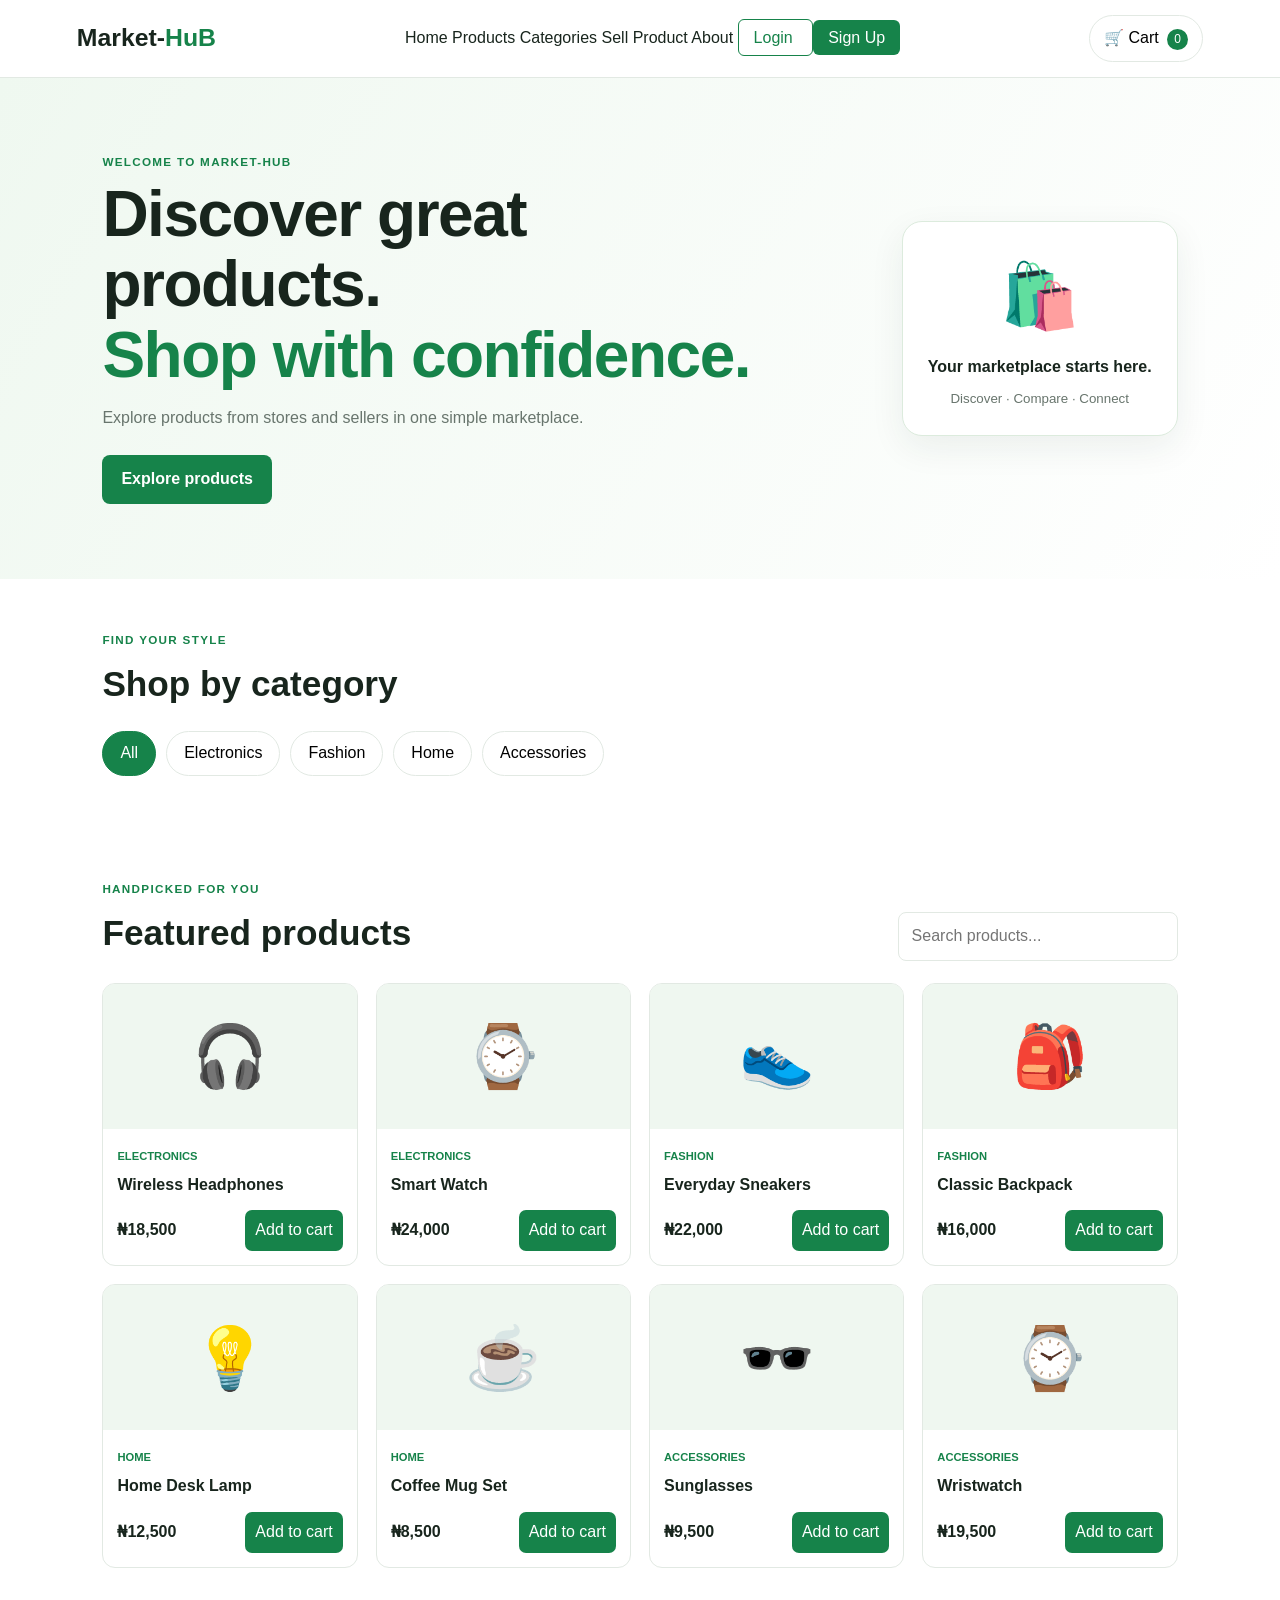
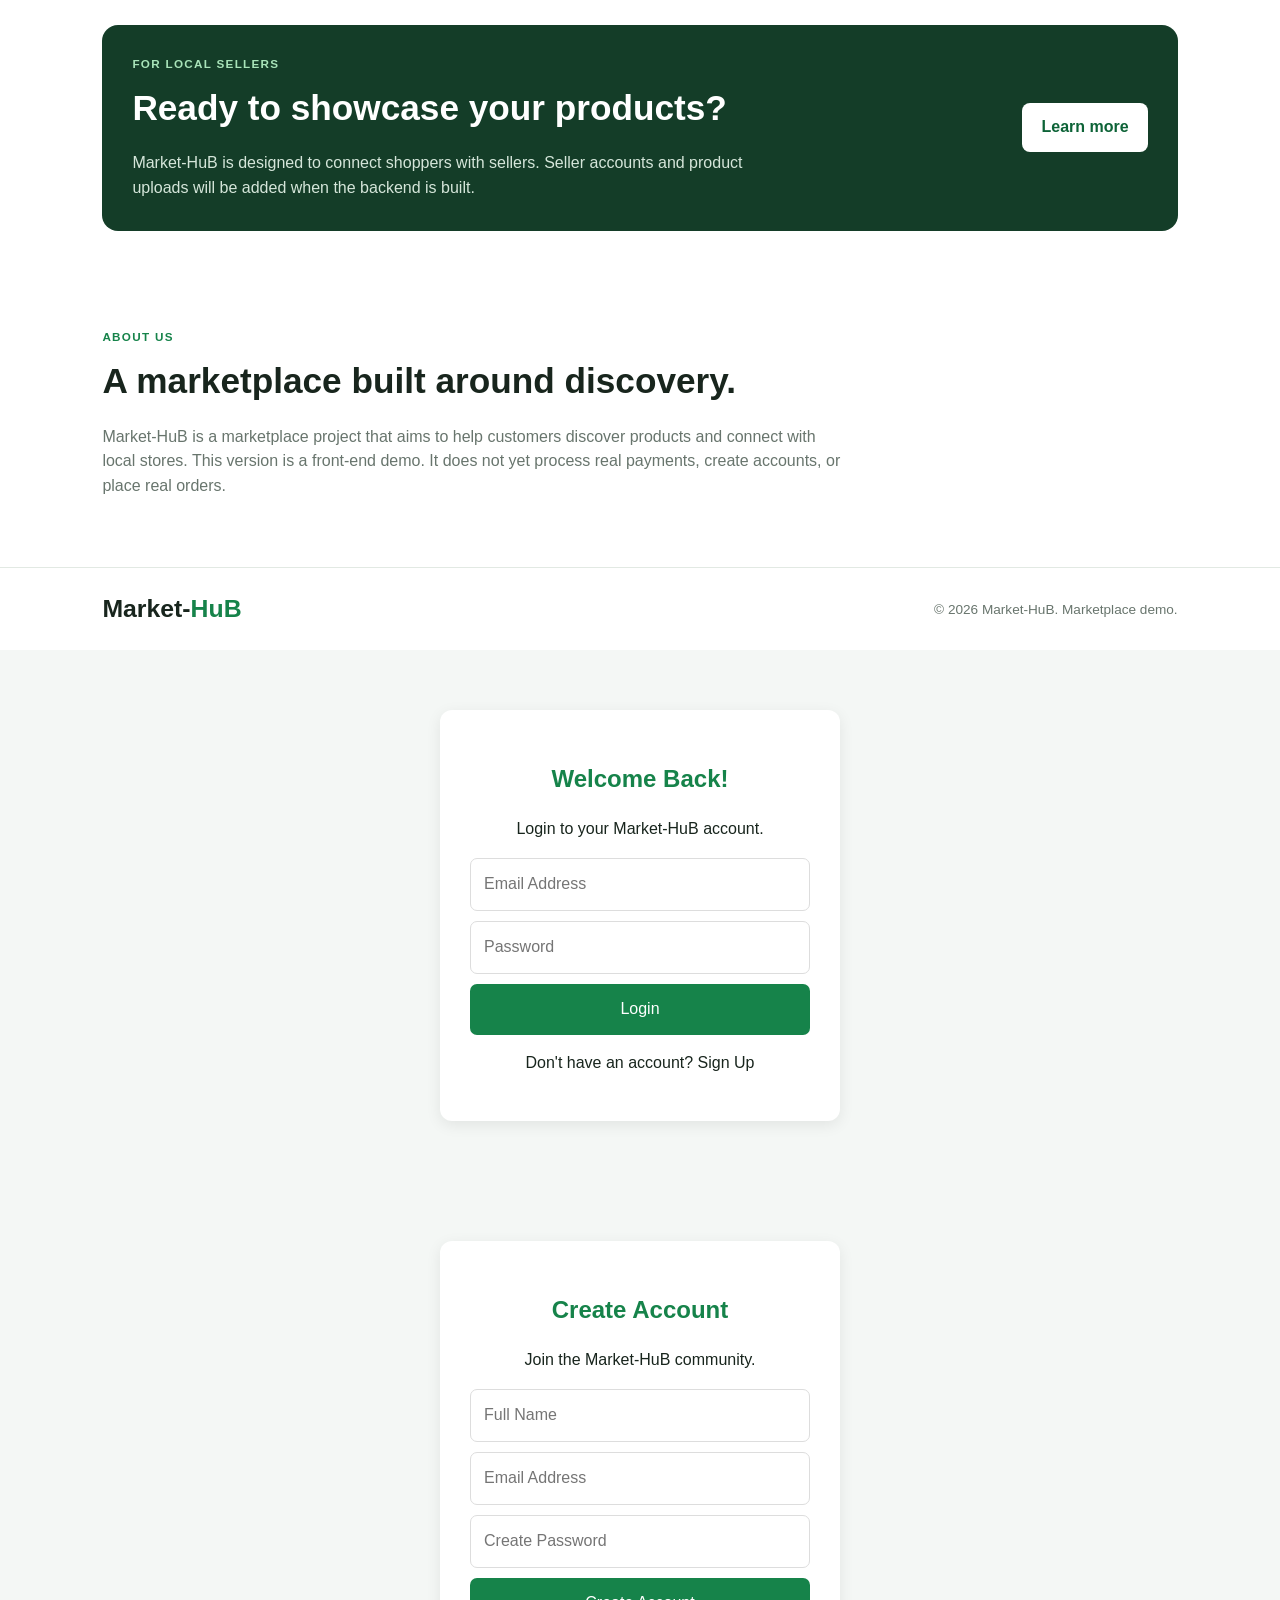
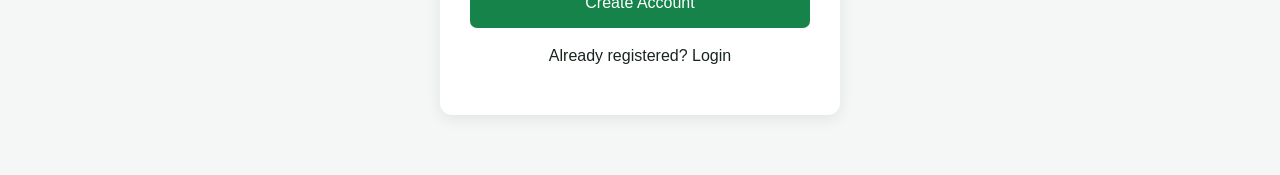
<file: index.html>
<!DOCTYPE html>
<html lang="en">
<head>
  <meta charset="UTF-8">
  <meta name="viewport" content="width=device-width, initial-scale=1.0">
  <meta name="description" content="Market-HuB marketplace demo">
  <title>Market-HuB | Online Marketplace</title>
  <link rel="stylesheet" href="style.css">
  <script src="script.js" defer></script>
</head>
<body>
  <header class="site-header">
    <a class="logo" href="#home">Market-<span>HuB</span></a>
    <button class="menu-toggle" id="menu-toggle" aria-label="Open menu" aria-expanded="false">☰</button>
   <nav id="nav">
  <a href="#home">Home</a>
  <a href="#products">Products</a>
  <a href="#categories">Categories</a>
  <a href="#sell">Sell Product</a>
  <a href="#about">About</a>

  <a href="account.html?mode=login" class="login-btn">
  Login
</a>

<a href="account.html?mode=signup" class="signup-btn">
  Sign Up
</a>
</nav>
    <button class="cart-button" id="open-cart">🛒 Cart <span id="cart-count">0</span></button>
  </header>

  <main>
    <section class="hero" id="home">
      <div class="hero-content">
        <p class="eyebrow">WELCOME TO MARKET-HUB</p>
        <h1>Discover great products.<br><span>Shop with confidence.</span></h1>
        <p>Explore products from stores and sellers in one simple marketplace.</p>
        <a class="button primary" href="#products">Explore products</a>
      </div>
      <div class="hero-visual" aria-hidden="true"><span>🛍️</span><strong>Your marketplace starts here.</strong><small>Discover · Compare · Connect</small></div>
    </section>

    <section class="section" id="categories">
      <div class="section-title"><p class="eyebrow">FIND YOUR STYLE</p><h2>Shop by category</h2></div>
      <div class="category-list">
        <button class="category active" data-category="All">All</button>
        <button class="category" data-category="Electronics">Electronics</button>
        <button class="category" data-category="Fashion">Fashion</button>
        <button class="category" data-category="Home">Home</button>
        <button class="category" data-category="Accessories">Accessories</button>
      </div>
    </section>

    <section class="section" id="products">
      <div class="section-heading">
        <div><p class="eyebrow">HANDPICKED FOR YOU</p><h2>Featured products</h2></div>
        <input class="search" id="search" type="search" placeholder="Search products..." aria-label="Search products">
      </div>
      <div class="product-grid" id="product-grid"></div>
      <p class="empty-message" id="empty-message" hidden>No products found. Try another search.</p>
    </section>

    <section class="seller-banner" id="sell">
      <div><p class="eyebrow">FOR LOCAL SELLERS</p><h2>Ready to showcase your products?</h2>
        <p>Market-HuB is designed to connect shoppers with sellers. Seller accounts and product uploads will be added when the backend is built.</p></div>
      <a class="button light" href="#about">Learn more</a>
    </section>

    <section class="section about" id="about">
      <p class="eyebrow">ABOUT US</p><h2>A marketplace built around discovery.</h2>
      <p>Market-HuB is a marketplace project that aims to help customers discover products and connect with local stores. This version is a front-end demo. It does not yet process real payments, create accounts, or place real orders.</p>
    </section>
  </main>

  <div class="backdrop" id="cart-backdrop"></div>
  <aside class="cart-drawer" id="cart-drawer" aria-hidden="true">
    <div class="drawer-heading"><div><p class="eyebrow">YOUR ITEMS</p><h2>Shopping cart</h2></div>
      <button class="close-button" id="close-cart" aria-label="Close cart">×</button></div>
    <div class="cart-items" id="cart-items"><p class="empty-cart">Your cart is empty.</p></div>
    <div class="cart-footer">
      <div class="total-line"><span>Subtotal</span><strong id="cart-total">₦0</strong></div>
      <button class="button primary full" id="checkout-button" disabled>Proceed to checkout</button>
      <small>Demo only. No payment will be collected.</small>
    </div>
  </aside>

  <div class="modal-backdrop" id="checkout-backdrop">
    <section class="checkout-modal" role="dialog" aria-modal="true" aria-labelledby="checkout-title">
      <div class="drawer-heading"><div><p class="eyebrow">ORDER DETAILS</p><h2 id="checkout-title">Checkout</h2></div>
        <button class="close-button" id="close-checkout" aria-label="Close checkout">×</button></div>
      <form id="checkout-form">
        <label>Full name<input id="customer-name" type="text" autocomplete="name" required></label>
        <label>Email address<input id="customer-email" type="email" autocomplete="email" required></label>
        <label>Delivery address<textarea id="customer-address" rows="3" required></textarea></label>
        <div class="total-line"><span>Order total</span><strong id="checkout-total">₦0</strong></div>
        <button class="button primary full" type="submit">Place demo order</button>
        <small>This is a test form, not a real order or payment.</small>
      </form>
    </section>
  </div>

  <div class="toast" id="toast" role="status" aria-live="polite"></div>
  <footer class="footer"><a class="logo" href="#home">Market-<span>HuB</span></a><p>© <span id="year"></span> Market-HuB. Marketplace demo.</p></footer>
  <section id="login" class="account-section">
  <div class="account-box">
    <h2>Welcome Back!</h2>
    <p>Login to your Market-HuB account.</p>

    <form id="loginForm">
      <input type="email" placeholder="Email Address" required>

      <input type="password"
        placeholder="Password" required>

      <button type="submit">Login</button>
    </form>

    <p>Don't have an account?
      <a href="#signup">Sign Up</a>
    </p>
  </div>
</section>

<section id="signup" class="account-section">
  <div class="account-box">
    <h2>Create Account</h2>
    <p>Join the Market-HuB community.</p>

    <form id="signupForm">
      <input type="text" placeholder="Full Name" required>

      <input type="email" placeholder="Email Address" required>

      <input type="password"
        placeholder="Create Password" minlength="8" required>

      <button type="submit">Create Account</button>
    </form>

    <p>Already registered?
      <a href="#login">Login</a>
    </p>
  </div>
</section>
</body>
</html>
</file>
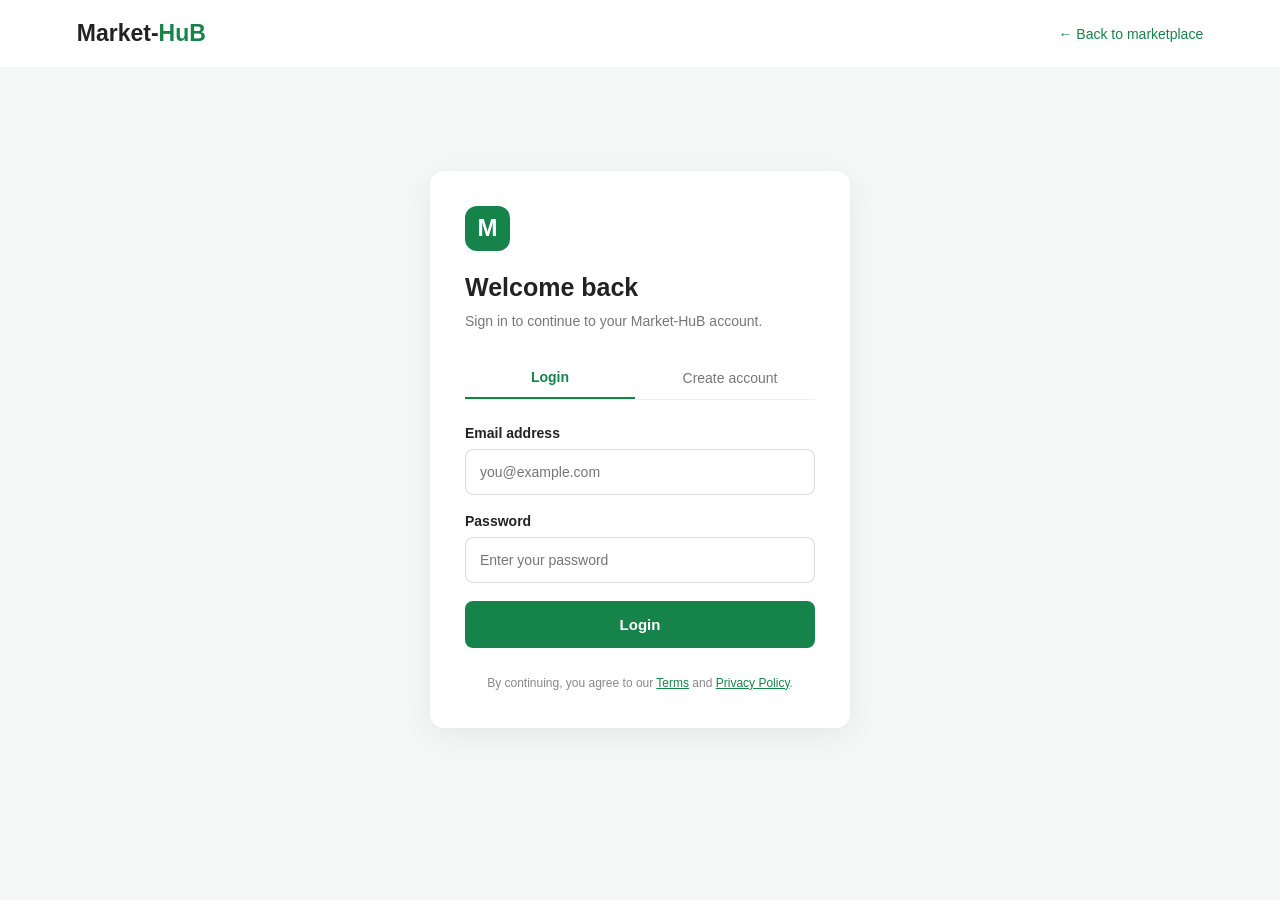
<file: account.html>
<!DOCTYPE html>
<html lang="en">
<head>
  <meta charset="UTF-8">
  <meta name="viewport" content="width=device-width, initial-scale=1.0">
  <meta name="theme-color" content="#16834a">

  <title>Account | Market-HuB</title>

  <link rel="stylesheet" href="account.css">
</head>

<body>

  <header class="account-header">
    <a href="index.html" class="logo">
      Market-<span>HuB</span>
    </a>

    <a href="index.html" class="back-link">
      ← Back to marketplace
    </a>
  </header>

  <main class="account-container">

    <section class="account-card">

      <div class="brand-mark">M</div>

      <div class="account-heading">
        <h1 id="formTitle">Welcome back</h1>
        <p id="formDescription">
          Sign in to continue to your Market-HuB account.
        </p>
      </div>

      <div class="account-tabs">
        <button class="tab active" id="loginTab" type="button">
          Login
        </button>

        <button class="tab" id="signupTab" type="button">
          Create account
        </button>
      </div>

      <form id="accountForm">

        <div class="field" id="nameField" hidden>
          <label for="fullName">Full name</label>
          <input
            type="text"
            id="fullName"
            placeholder="Your full name"
            autocomplete="name"
          >
        </div>

        <div class="field">
          <label for="email">Email address</label>
          <input
            type="email"
            id="email"
            placeholder="you@example.com"
            autocomplete="email"
            required
          >
        </div>

        <div class="field">
          <label for="password">Password</label>
          <input
            type="password"
            id="password"
            placeholder="Enter your password"
            autocomplete="current-password"
            required
          >
        </div>

        <button type="submit" class="submit-btn" id="submitBtn">
          Login
        </button>

        <p id="formMessage" role="status"></p>

      </form>

      <p class="account-footer">
        By continuing, you agree to our
        <a href="#">Terms</a> and
        <a href="#">Privacy Policy</a>.
      </p>

    </section>

  </main>

  <script src="account.js"></script>
</body>
</html>
</file>
<file: style.css>
/* Market-HuB responsive styles */
:root {
  --green: #16834a;
  --green-dark: #0d6337;
  --ink: #18251d;
  --muted: #68756d;
  --pale: #eff7f0;
  --line: #e2e9e3;
}
* { box-sizing: border-box; }
html { scroll-behavior: smooth; }
body { margin: 0; font-family: Arial, Helvetica, sans-serif; color: var(--ink); line-height: 1.55; }
button, input, textarea { font: inherit; }
a { color: inherit; text-decoration: none; }
.site-header { position: sticky; top: 0; z-index: 10; display: flex; align-items: center; justify-content: space-between; gap: 20px; padding: 15px 6%; background: #fff; border-bottom: 1px solid var(--line); }
.logo { font-size: 1.55rem; font-weight: 800; white-space: nowrap; }
.logo span { color: var(--green); }
.nav { display: flex; gap: 22px; color: #46534a; font-size: .95rem; }
.nav a:hover { color: var(--green); }
.cart-button { padding: 10px 14px; border: 1px solid var(--line); border-radius: 25px; background: #fff; cursor: pointer; }
#cart-count { display: inline-grid; place-items: center; min-width: 21px; height: 21px; margin-left: 4px; border-radius: 50%; background: var(--green); color: #fff; font-size: .75rem; }
.menu-toggle { display: none; border: 0; background: none; font-size: 1.6rem; }
.hero { display: flex; align-items: center; justify-content: space-between; gap: 30px; padding: 75px 8%; background: linear-gradient(120deg, #eff8f0, #fff); }
.hero-content { max-width: 650px; }
.eyebrow { margin: 0 0 8px; color: var(--green); font-size: .73rem; font-weight: 800; letter-spacing: 1.3px; }
h1 { margin: 0 0 16px; font-size: clamp(2.2rem, 6vw, 4rem); line-height: 1.1; letter-spacing: -1.5px; }
h1 span { color: var(--green); }
.hero-content > p:not(.eyebrow) { max-width: 490px; color: var(--muted); margin-bottom: 24px; }
.button { display: inline-flex; justify-content: center; align-items: center; padding: 12px 19px; border: 0; border-radius: 8px; font-weight: 700; cursor: pointer; }
.primary { color: #fff; background: var(--green); }
.primary:hover { background: var(--green-dark); }
.primary:disabled { opacity: .5; cursor: not-allowed; }
.hero-visual { display: flex; min-width: 230px; min-height: 210px; flex-direction: column; align-items: center; justify-content: center; gap: 9px; padding: 25px; border: 1px solid #dcebdd; border-radius: 20px; background: #fff; box-shadow: 0 12px 35px #183c2412; text-align: center; }
.hero-visual span { font-size: 4rem; }
.hero-visual small { color: var(--muted); }
.section { padding: 52px 8%; }
.section-title h2, .section-heading h2, .about h2, .seller-banner h2 { margin: 0; font-size: clamp(1.6rem, 4vw, 2.2rem); }
.category-list { display: flex; flex-wrap: wrap; gap: 10px; margin-top: 20px; }
.category { padding: 9px 17px; border: 1px solid var(--line); border-radius: 30px; background: #fff; cursor: pointer; }
.category.active, .category:hover { color: #fff; background: var(--green); border-color: var(--green); }
.section-heading { display: flex; justify-content: space-between; align-items: end; gap: 15px; margin-bottom: 22px; }
.search { width: min(280px, 55vw); padding: 11px 13px; border: 1px solid var(--line); border-radius: 8px; outline: none; }
.search:focus, input:focus, textarea:focus { border-color: var(--green); box-shadow: 0 0 0 3px #16834a1a; }
.product-grid { display: grid; grid-template-columns: repeat(4, minmax(0, 1fr)); gap: 18px; }
.product-card { overflow: hidden; border: 1px solid var(--line); border-radius: 13px; background: #fff; }
.product-art { display: grid; min-height: 145px; place-items: center; background: var(--pale); font-size: 3.8rem; }
.product-info { padding: 14px; }
.product-category { color: var(--green); font-size: .7rem; font-weight: 800; text-transform: uppercase; }
.product-info h3 { margin: 5px 0; font-size: 1rem; }
.product-bottom { display: flex; align-items: center; justify-content: space-between; gap: 8px; margin-top: 13px; }
.price { font-weight: 800; }
.add-button { padding: 8px 10px; border: 0; border-radius: 7px; color: #fff; background: var(--green); cursor: pointer; }
.empty-message { color: var(--muted); }
.seller-banner { display: flex; align-items: center; justify-content: space-between; gap: 20px; margin: 5px 8% 45px; padding: 30px; border-radius: 16px; color: #fff; background: #143d28; }
.seller-banner .eyebrow { color: #a8e4b9; }
.seller-banner p:not(.eyebrow) { max-width: 650px; margin-bottom: 0; color: #d5e6da; }
.light { flex-shrink: 0; color: var(--green-dark); background: #fff; }
.about { max-width: 950px; }
.about > p:last-child { max-width: 780px; color: var(--muted); }
.footer { display: flex; justify-content: space-between; align-items: center; gap: 15px; padding: 22px 8%; border-top: 1px solid var(--line); }
.footer p { margin: 0; color: var(--muted); font-size: .85rem; }
.backdrop, .modal-backdrop { position: fixed; inset: 0; z-index: 20; visibility: hidden; opacity: 0; background: #07150dcc; transition: .2s; }
.backdrop.show, .modal-backdrop.show { visibility: visible; opacity: 1; }
.cart-drawer { position: fixed; top: 0; right: 0; z-index: 21; display: flex; flex-direction: column; width: min(410px, 92vw); height: 100%; padding: 23px; background: #fff; transform: translateX(105%); transition: .25s; }
.cart-drawer.open { transform: translateX(0); }
.drawer-heading { display: flex; align-items: center; justify-content: space-between; gap: 12px; }
.drawer-heading h2 { margin: 0; }
.close-button { border: 0; background: transparent; font-size: 2rem; cursor: pointer; }
.cart-items { flex: 1; overflow-y: auto; padding: 15px 0; }
.empty-cart { color: var(--muted); }
.cart-row { display: grid; grid-template-columns: 45px 1fr auto; align-items: center; gap: 10px; padding: 12px 0; border-bottom: 1px solid var(--line); }
.cart-row-art { display: grid; width: 45px; height: 45px; place-items: center; border-radius: 8px; background: var(--pale); font-size: 1.5rem; }
.cart-row h4 { margin: 0; font-size: .9rem; }
.cart-row small { color: var(--muted); }
.remove-item { border: 0; color: #b33434; background: none; cursor: pointer; }
.cart-footer { padding-top: 15px; border-top: 1px solid var(--line); }
.total-line { display: flex; justify-content: space-between; margin-bottom: 15px; }
.full { width: 100%; }
.cart-footer small, form small { display: block; margin-top: 10px; color: var(--muted); text-align: center; }
.modal-backdrop { z-index: 30; display: grid; place-items: center; padding: 16px; }
.checkout-modal { width: min(440px, 100%); max-height: 90vh; overflow-y: auto; padding: 23px; border-radius: 15px; background: #fff; }
form label { display: block; margin: 14px 0; font-weight: 700; }
form input, form textarea { display: block; width: 100%; margin-top: 6px; padding: 11px; border: 1px solid var(--line); border-radius: 7px; outline: none; }
.toast { position: fixed; right: 18px; bottom: 18px; z-index: 40; max-width: calc(100% - 36px); padding: 12px 17px; border-radius: 8px; color: #fff; background: #143d28; opacity: 0; pointer-events: none; transform: translateY(12px); transition: .2s; }
.toast.show { opacity: 1; transform: translateY(0); }
@media (max-width: 850px) {
  .nav { gap: 13px; }
  .product-grid { grid-template-columns: repeat(2, minmax(0, 1fr)); }
}
@media (max-width: 650px) {
  .site-header { flex-wrap: wrap; padding: 13px 5%; }
  .menu-toggle { display: block; margin-left: auto; }
  .nav { display: none; order: 4; width: 100%; flex-direction: column; gap: 0; padding: 8px 0; }
  .nav.open { display: flex; }
  .nav a { padding: 9px 0; }
  .cart-button { padding: 8px 10px; }
  .hero { flex-direction: column; align-items: stretch; padding: 48px 6%; }
  .hero-visual { min-height: 160px; }
  .section { padding: 40px 6%; }
  .section-heading { align-items: stretch; flex-direction: column; }
  .search { width: 100%; }
  .product-grid { gap: 12px; }
  .product-art { min-height: 115px; font-size: 3rem; }
  .product-info { padding: 11px; }
  .product-bottom { align-items: flex-start; flex-direction: column; }
  .add-button { width: 100%; }
  .seller-banner { align-items: flex-start; flex-direction: column; margin: 0 6% 35px; padding: 23px; }
  .footer { align-items: flex-start; flex-direction: column; padding: 22px 6%; }
}

.account-section {
  padding: 60px 20px;
  background: #f4f7f5;
  text-align: center;
}

.account-box {
  max-width: 400px;
  margin: auto;
  padding: 30px;
  background: white;
  border-radius: 12px;
  box-shadow: 0 4px 15px rgba(0,0,0,.08);
}

.account-box h2 {
  color: #16834a;
}

.account-box input {
  width: 100%;
  padding: 13px;
  margin: 10px 0;
  border: 1px solid #ddd;
  border-radius: 7px;
  box-sizing: border-box;
}

.account-box button {
  width: 100%;
  padding: 13px;
  background: #16834a;
  color: white;
  border: none;
  border-radius: 7px;
  cursor: pointer;
}

.login-btn, .signup-btn {
  padding: 9px 15px;
  border-radius: 6px;
  text-decoration: none;
}

.login-btn {
  border: 1px solid #16834a;
  color: #16834a;
}

.signup-btn {
  background: #16834a;
  color: white;
}
/* MARKET-HUB MOBILE MENU FIX */

@media screen and (max-width: 768px) {

  #nav {
    display: none;
    flex-direction: column;
    align-items: flex-start;
    gap: 15px;
    width: 100%;
    padding: 20px;
    background: #fff;
    box-sizing: border-box;
  }

  #nav.open {
    display: flex;
  }

  #nav a {
    display: block;
    font-size: 17px;
  }

}
</file>
<file: account.css>
* {
  margin: 0;
  padding: 0;
  box-sizing: border-box;
}

body {
  font-family: Arial, sans-serif;
  background: #f4f7f5;
  color: #222;
  min-height: 100vh;
}

.account-header {
  display: flex;
  justify-content: space-between;
  align-items: center;
  padding: 20px 6%;
  background: white;
}

.logo {
  font-size: 23px;
  font-weight: bold;
  color: #222;
  text-decoration: none;
}

.logo span {
  color: #16834a;
}

.back-link {
  color: #16834a;
  text-decoration: none;
  font-size: 14px;
}

.account-container {
  min-height: 85vh;
  display: flex;
  justify-content: center;
  align-items: center;
  padding: 30px 16px;
}

.account-card {
  background: white;
  width: 100%;
  max-width: 420px;
  padding: 35px;
  border-radius: 14px;
  box-shadow: 0 8px 30px rgba(0,0,0,.06);
}

.brand-mark {
  width: 45px;
  height: 45px;
  background: #16834a;
  color: white;
  display: grid;
  place-items: center;
  border-radius: 12px;
  font-size: 24px;
  font-weight: bold;
  margin-bottom: 22px;
}

.account-heading h1 {
  font-size: 25px;
  margin-bottom: 9px;
}

.account-heading p {
  color: #777;
  font-size: 14px;
  line-height: 1.5;
}

.account-tabs {
  display: flex;
  gap: 10px;
  margin: 25px 0;
  border-bottom: 1px solid #eee;
}

.tab {
  flex: 1;
  padding: 12px 5px;
  border: none;
  background: transparent;
  color: #777;
  cursor: pointer;
  font-size: 14px;
}

.tab.active {
  color: #16834a;
  border-bottom: 2px solid #16834a;
  font-weight: bold;
}

.field {
  margin-bottom: 18px;
}

.field label {
  display: block;
  margin-bottom: 8px;
  font-size: 14px;
  font-weight: 600;
}

.field input {
  width: 100%;
  padding: 14px;
  border: 1px solid #ddd;
  border-radius: 8px;
  outline: none;
  font-size: 14px;
}

.field input:focus {
  border-color: #16834a;
}

.submit-btn {
  width: 100%;
  padding: 15px;
  background: #16834a;
  color: white;
  border: none;
  border-radius: 8px;
  font-size: 15px;
  font-weight: bold;
  cursor: pointer;
}

.submit-btn:disabled {
  opacity: .6;
  cursor: not-allowed;
}

#formMessage {
  margin-top: 15px;
  font-size: 13px;
  line-height: 1.5;
}

.account-footer {
  margin-top: 25px;
  color: #888;
  font-size: 12px;
  line-height: 1.7;
  text-align: center;
}

.account-footer a {
  color: #16834a;
}

[hidden] {
  display: none !important;
}

@media (max-width: 480px) {
  .account-card {
    padding: 25px 20px;
  }

  .account-header {
    padding: 18px 5%;
  }

  .logo {
    font-size: 20px;
  }

  .back-link {
    font-size: 12px;
  }
}
</file>
